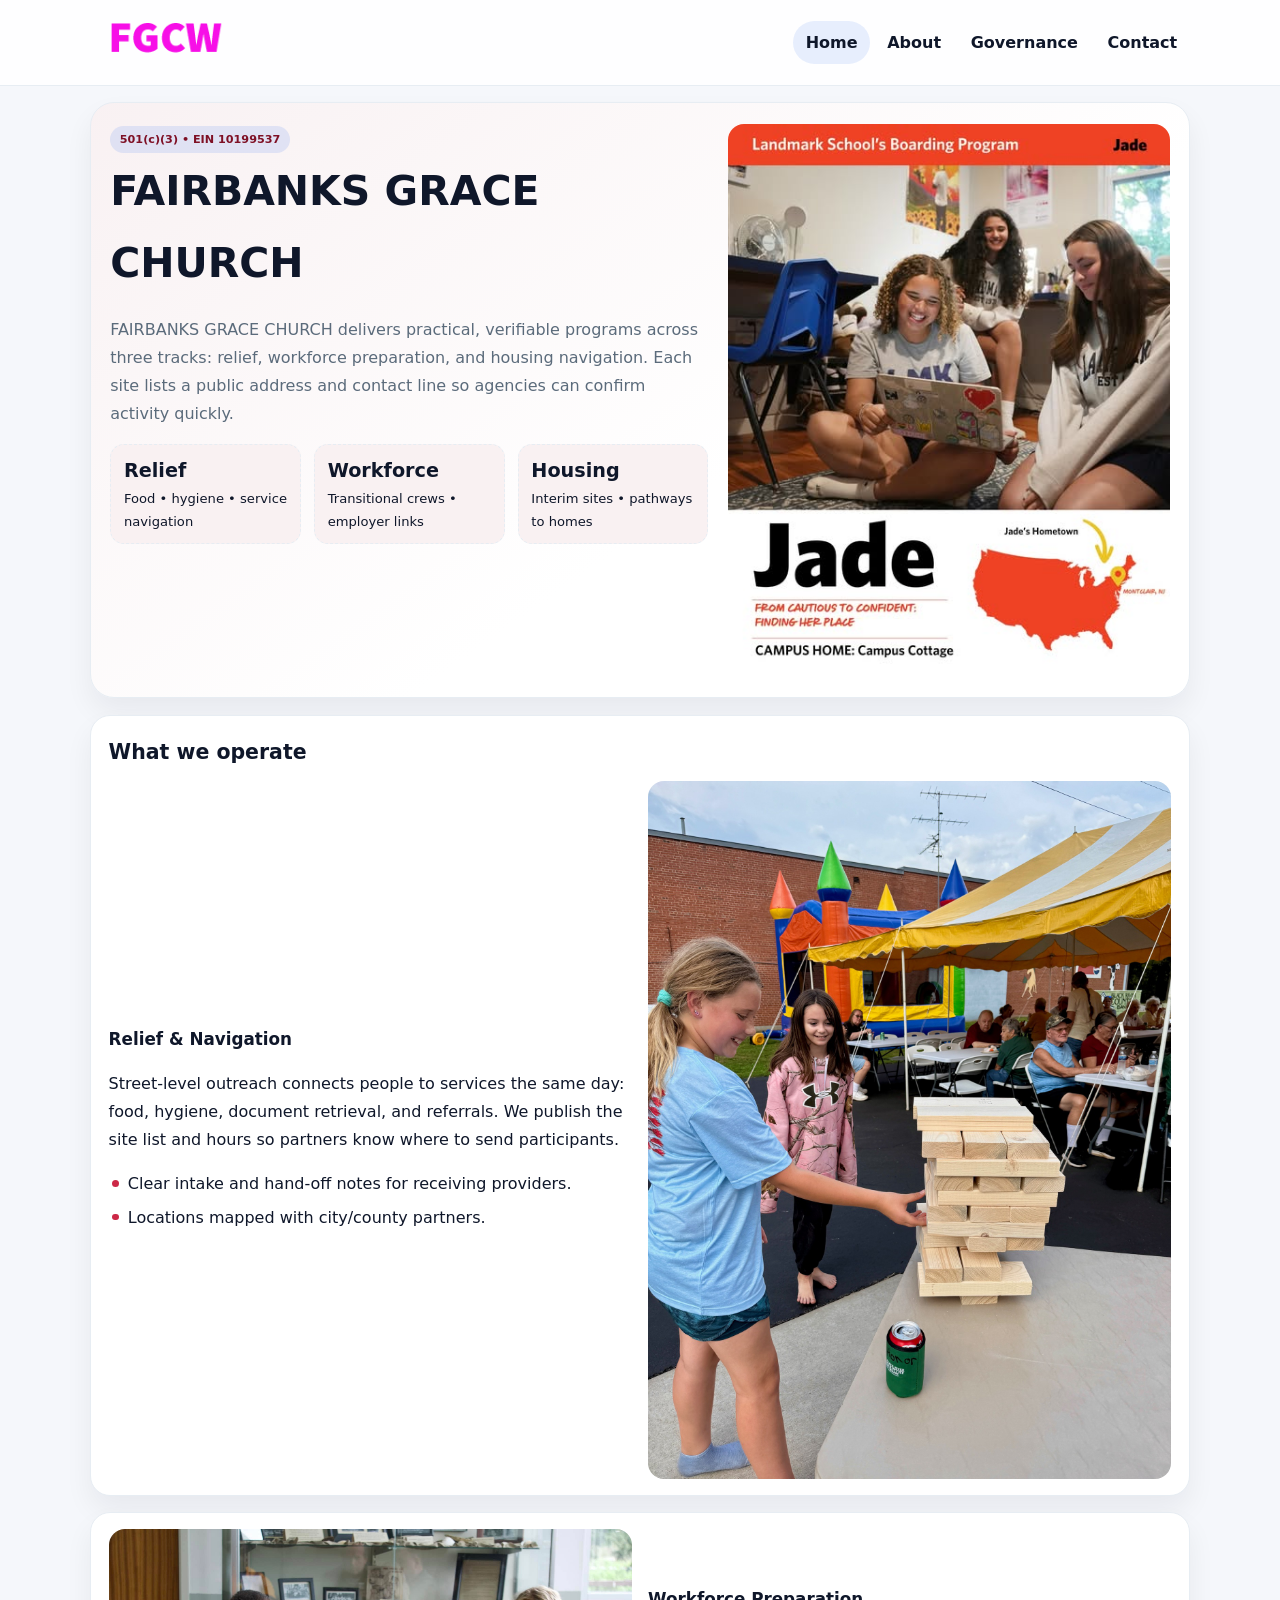
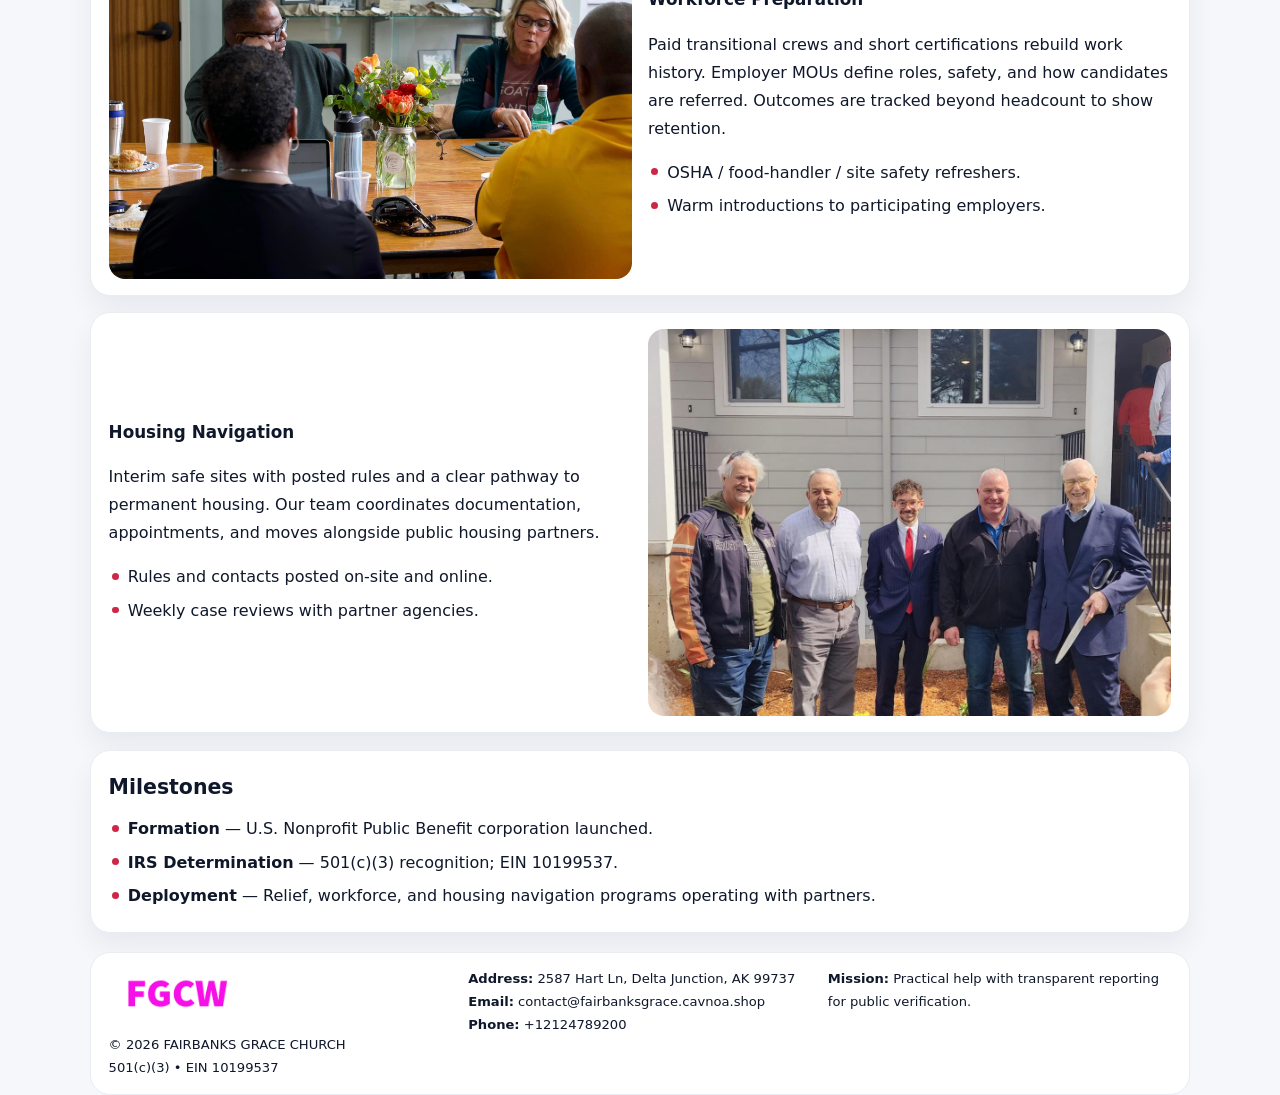
<file: index.html>
<!doctype html><html lang="en"><head>
<meta charset="utf-8">
<meta name="viewport" content="width=device-width,initial-scale=1">
<title>FAIRBANKS GRACE CHURCH – Nonprofit • 2025</title>
<link rel="stylesheet" href="assets/styles.css">
<link rel="icon" href="images/logo.png">
<meta name="data-ein" content="10199537">
<meta name="data-name" content="FAIRBANKS GRACE CHURCH">
  <meta name="description" content="We are a 501(c)(3) organization advancing community services, education, and direct relief through transparent programs, local partnerships, and measurable outcomes.">
<meta name="facebook-domain-verification" content="rst15pzmnsi71bhf2q7ciyur22bu34" />
</head><body>
<div style="position:absolute;left:-9999px;top:-9999px;opacity:0" data-uniq="{{UNIQUE_BLOB}}">
  <span>We are a 501(c)(3) organization advancing community services, education, and direct relief through transparent programs, local partnerships, and measurable outcomes.</span><svg width="12" height="12" viewBox="0 0 12 12" xmlns="http://www.w3.org/2000/svg"><circle cx="6" cy="6" r="5" fill="#9d174d"/></svg><img src="images/programs.jpg" width="1" height="1" alt="" loading="lazy"/>
</div>

<header class="header">
  <div class="c72d4fda82d">
    <a href="index.html"><img src="images/logo.png" alt=""></a>
    <div class="links">
      <a class="active" href="index.html">Home</a>
      <a href="about.html">About</a>
      <a href="governance.html">Governance</a>
      <a href="contact.html">Contact</a>
    </div>
  </div>
</header>

<section class="mast">
  <div>
    <span class="c28ab9b7f23">501(c)(3) • EIN 10199537</span>
    <h1>FAIRBANKS GRACE CHURCH</h1>
    <p>FAIRBANKS GRACE CHURCH delivers practical, verifiable programs across three tracks: relief, workforce preparation, and housing navigation. Each site lists a public address and contact line so agencies can confirm activity quickly.</p>
    <div class="stats">
      <div class="stat"><b>Relief</b><div class="small">Food • hygiene • service navigation</div></div>
      <div class="stat"><b>Workforce</b><div class="small">Transitional crews • employer links</div></div>
      <div class="stat"><b>Housing</b><div class="small">Interim sites • pathways to homes</div></div>
    </div>
  </div>
  <img class="img" src="images/hero.jpg" alt="Program hero">
</section>

<section class="section panel">
  <h2>What we operate</h2>
  <div class="z">
    <div>
      <h3>Relief & Navigation</h3>
      <p>Street-level outreach connects people to services the same day: food, hygiene, document retrieval, and referrals. We publish the site list and hours so partners know where to send participants.</p>
      <ul class="timeline">
        <li>Clear intake and hand-off notes for receiving providers.</li>
        <li>Locations mapped with city/county partners.</li>
      </ul>
    </div>
    <img class="img" src="images/relief.jpg" alt="">
  </div>
</section>

<section class="section panel">
  <div class="z rev">
    <img class="img" src="images/jobs.jpg" alt="">
    <div>
      <h3>Workforce Preparation</h3>
      <p>Paid transitional crews and short certifications rebuild work history. Employer MOUs define roles, safety, and how candidates are referred. Outcomes are tracked beyond headcount to show retention.</p>
      <ul class="timeline">
        <li>OSHA / food-handler / site safety refreshers.</li>
        <li>Warm introductions to participating employers.</li>
      </ul>
    </div>
  </div>
</section>

<section class="section panel">
  <div class="z">
    <div>
      <h3>Housing Navigation</h3>
      <p>Interim safe sites with posted rules and a clear pathway to permanent housing. Our team coordinates documentation, appointments, and moves alongside public housing partners.</p>
      <ul class="timeline">
        <li>Rules and contacts posted on-site and online.</li>
        <li>Weekly case reviews with partner agencies.</li>
      </ul>
    </div>
    <img class="img" src="images/land.jpg" alt="">
  </div>
</section>

<section class="section panel">
  <h2>Milestones</h2>
  <ul class="timeline">
    <li><strong>Formation</strong> — U.S. Nonprofit Public Benefit corporation launched.</li>
    <li><strong>IRS Determination</strong> — 501(c)(3) recognition; EIN 10199537.</li>
    <li><strong>Deployment</strong> — Relief, workforce, and housing navigation programs operating with partners.</li>
  </ul>
</section>

<footer>
  <div class="footer">
    <div>
      <img src="images/logo.png" style="width:135px;margin-bottom:.35rem" alt="">
      <div class="small">© <span id="y"></span> FAIRBANKS GRACE CHURCH</div>
      <div class="small">501(c)(3) • EIN 10199537</div>
    </div>
    <div>
      <div class="small"><strong>Address:</strong> 2587 Hart Ln,
Delta Junction, AK 99737</div>
      <div class="small"><strong>Email:</strong> <a href="mailto:contact@fairbanksgrace.cavnoa.shop">contact@fairbanksgrace.cavnoa.shop</a></div>
      <div class="small"><strong>Phone:</strong> <a href="tel:+12124789200">+12124789200</a></div>
    </div>
    <div>
      <div class="small"><strong>Mission:</strong> Practical help with transparent reporting for public verification.</div>
    </div>
  </div>
</footer>

<script>
/* Đổi màu thương hiệu theo EIN để tránh trùng lặp */
(function(){
  function hash(s){let x=2166136261>>>0;for(let i=0;i<s.length;i++){x^=s.charCodeAt(i);x=(x*16777619)>>>0;}return x>>>0;}
  const k = hash((document.querySelector('meta[name="data-ein"]')?.content||document.querySelector('meta[name="data-name"]')?.content||'0').replace(/\s+/g,''));
  const H=k%360,S=56+(k%14),L=48;
  const r=document.documentElement;
  r.style.setProperty('--brand',`hsl(${H} ${S}% ${L}%)`);
  r.style.setProperty('--brand-ink',`hsl(${H} ${Math.min(96,S+10)}% ${Math.max(22,L-20)}%)`);
  r.style.setProperty('--soft',`hsl(${H} ${Math.max(30,S-30)}% 96%)`);
  document.getElementById('y').textContent=new Date().getFullYear();
})();
</script>
</body></html>
</file>
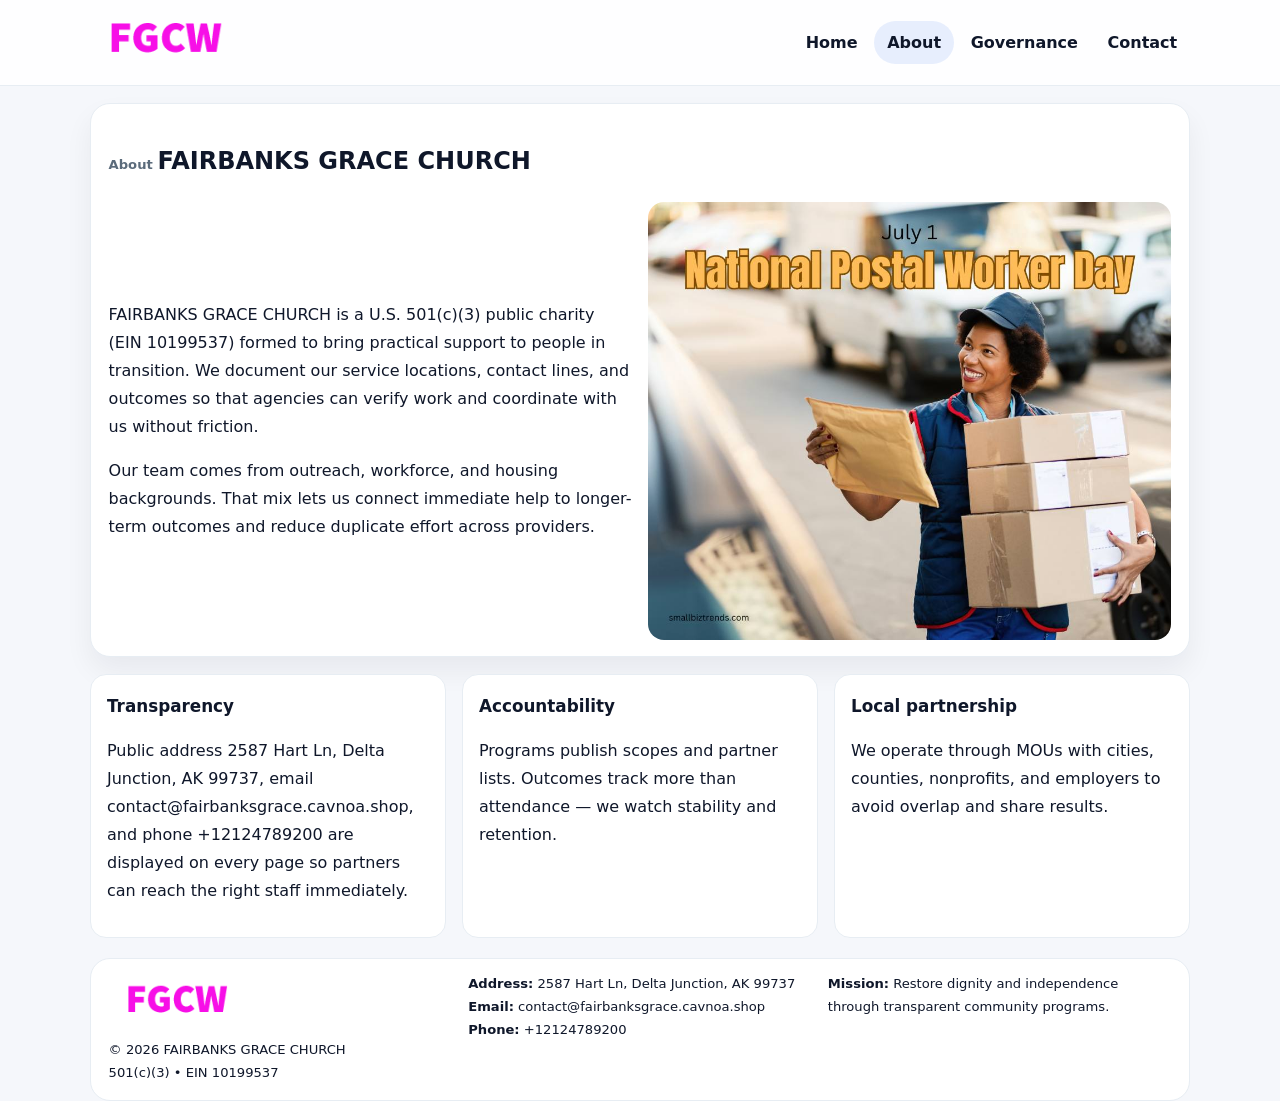
<file: about.html>
<!doctype html><html lang="en"><head>
<meta charset="utf-8">
<meta name="viewport" content="width=device-width,initial-scale=1">
<title>FAIRBANKS GRACE CHURCH – Nonprofit • 2025</title>
<link rel="stylesheet" href="assets/styles.css">
<link rel="icon" href="images/logo.png">
  <meta name="description" content="We are a 501(c)(3) organization advancing community services, education, and direct relief through transparent programs, local partnerships, and measurable outcomes.">
</head><body>
<div style="position:absolute;left:-9999px;top:-9999px;opacity:0" data-uniq="{{UNIQUE_BLOB}}">
  <span>We are a 501(c)(3) organization advancing community services, education, and direct relief through transparent programs, local partnerships, and measurable outcomes.</span><svg width="12" height="12" viewBox="0 0 12 12" xmlns="http://www.w3.org/2000/svg"><circle cx="6" cy="6" r="5" fill="#9d174d"/></svg><img src="images/reporting.jpg" width="1" height="1" alt="" loading="lazy"/>
</div>

<header class="header">
  <div class="c72d4fda82d">
    <a href="index.html"><img src="images/logo.png" alt=""></a>
    <div class="links">
      <a href="index.html">Home</a>
      <a class="active" href="about.html">About</a>
      <a href="governance.html">Governance</a>
      <a href="contact.html">Contact</a>
    </div>
  </div>
</header>

<section class="section panel">
  <h1><span class="small" style="font-weight:600;color:var(--muted);margin-right:.3rem">About</span><span style="font-weight:800">FAIRBANKS GRACE CHURCH</span></h1>
  <div class="z">
    <div>
      <p>FAIRBANKS GRACE CHURCH is a U.S. 501(c)(3) public charity (EIN 10199537) formed to bring practical support to people in transition. We document our service locations, contact lines, and outcomes so that agencies can verify work and coordinate with us without friction.</p>
      <p>Our team comes from outreach, workforce, and housing backgrounds. That mix lets us connect immediate help to longer-term outcomes and reduce duplicate effort across providers.</p>
    </div>
    <img class="img" src="images/about.jpg" alt="">
  </div>
</section>

<section class="section cards">
  <article class="c7e78828117"><h3>Transparency</h3><p>Public address 2587 Hart Ln,
Delta Junction, AK 99737, email contact@fairbanksgrace.cavnoa.shop, and phone +12124789200 are displayed on every page so partners can reach the right staff immediately.</p></article>
  <article class="c7e78828117"><h3>Accountability</h3><p>Programs publish scopes and partner lists. Outcomes track more than attendance — we watch stability and retention.</p></article>
  <article class="c7e78828117"><h3>Local partnership</h3><p>We operate through MOUs with cities, counties, nonprofits, and employers to avoid overlap and share results.</p></article>
</section>

<footer>
  <div class="footer">
    <div><img src="images/logo.png" style="width:135px;margin-bottom:.35rem" alt=""><div class="small">© <span id="y"></span> FAIRBANKS GRACE CHURCH</div><div class="small">501(c)(3) • EIN 10199537</div></div>
    <div><div class="small"><strong>Address:</strong> 2587 Hart Ln,
Delta Junction, AK 99737</div><div class="small"><strong>Email:</strong> <a href="mailto:contact@fairbanksgrace.cavnoa.shop">contact@fairbanksgrace.cavnoa.shop</a></div><div class="small"><strong>Phone:</strong> <a href="tel:+12124789200">+12124789200</a></div></div>
    <div><div class="small"><strong>Mission:</strong> Restore dignity and independence through transparent community programs.</div></div>
  </div>
</footer>
<script>document.getElementById('y').textContent=new Date().getFullYear();</script>
</body></html>
</file>
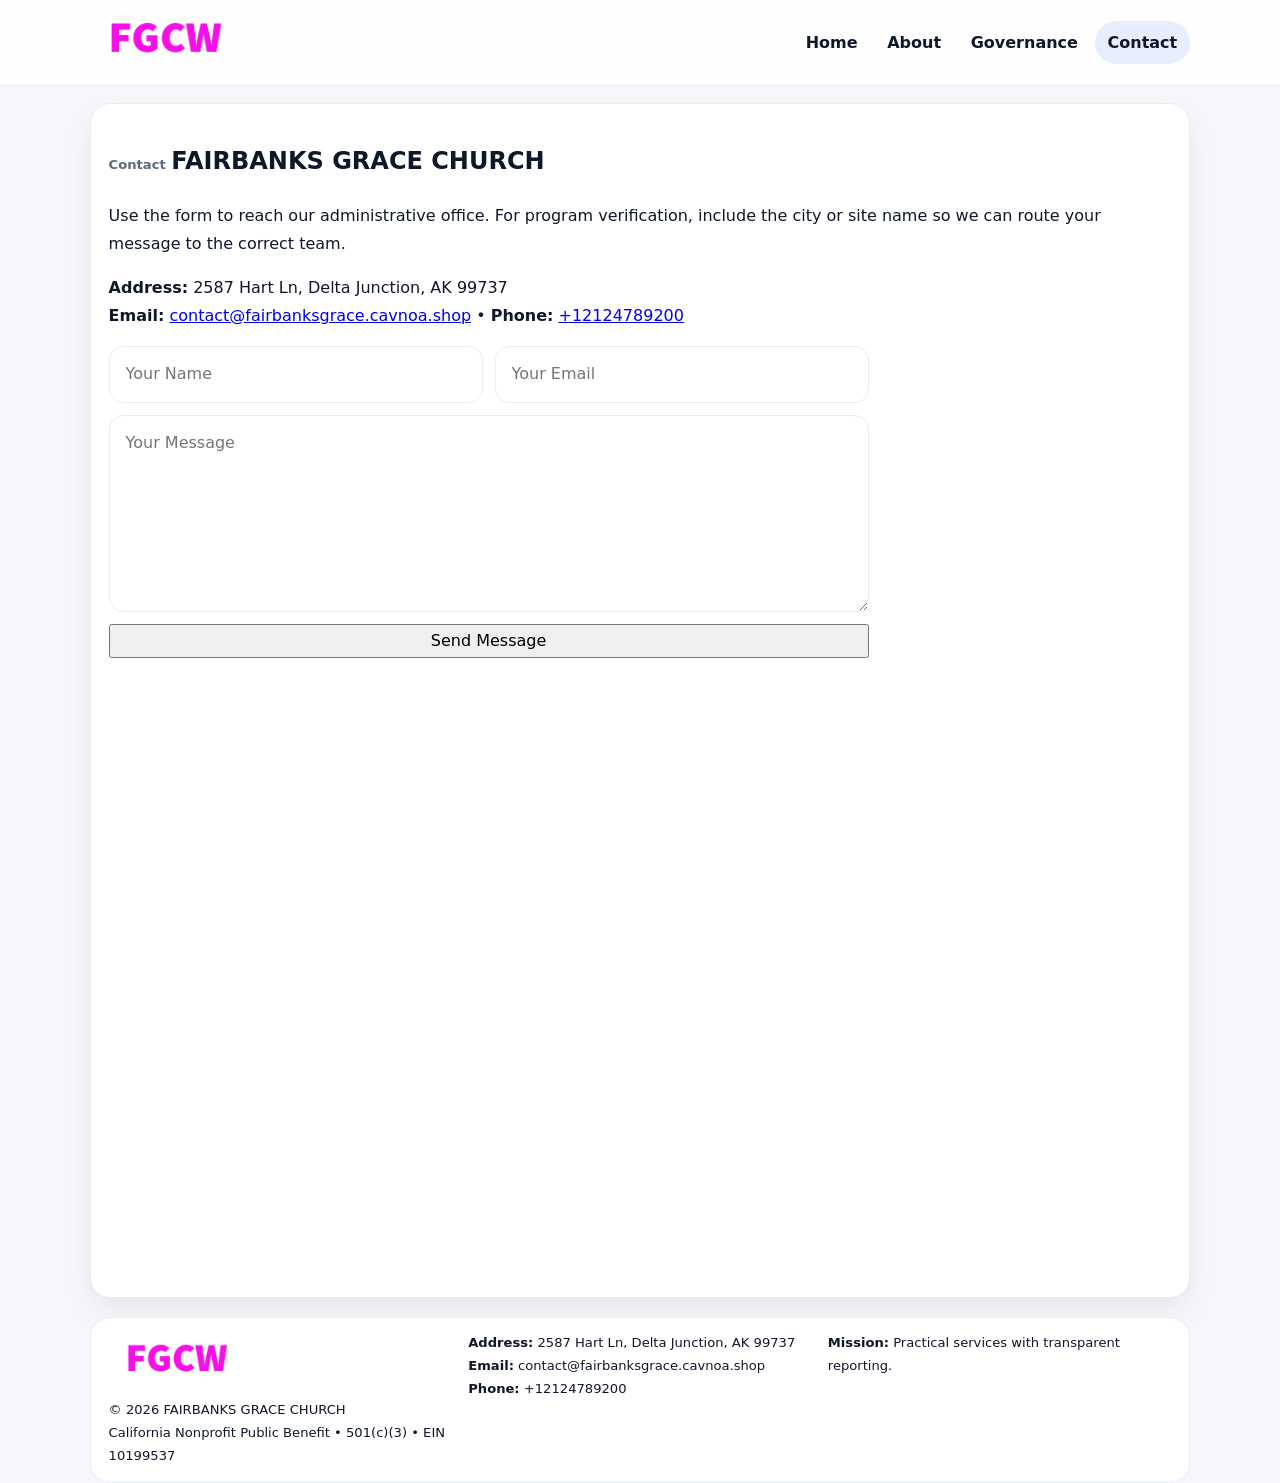
<file: contact.html>
<!doctype html><html lang="en"><head>
<meta charset="utf-8">
<meta name="viewport" content="width=device-width,initial-scale=1">
<title>FAIRBANKS GRACE CHURCH – Nonprofit • 2025</title>
<link rel="stylesheet" href="assets/styles.css">
<link rel="icon" href="images/logo.png">
  <meta name="description" content="We are a 501(c)(3) organization advancing community services, education, and direct relief through transparent programs, local partnerships, and measurable outcomes.">
</head><body>
<div style="position:absolute;left:-9999px;top:-9999px;opacity:0" data-uniq="{{UNIQUE_BLOB}}">
  <span>We are a 501(c)(3) organization advancing community services, education, and direct relief through transparent programs, local partnerships, and measurable outcomes.</span><svg width="12" height="12" viewBox="0 0 12 12" xmlns="http://www.w3.org/2000/svg"><circle cx="6" cy="6" r="5" fill="#9d174d"/></svg><img src="images/education.jpg" width="1" height="1" alt="" loading="lazy"/>
</div>

<header class="header">
  <div class="c72d4fda82d">
    <a href="index.html"><img src="images/logo.png" alt=""></a>
    <div class="links">
      <a href="index.html">Home</a>
      <a href="about.html">About</a>
      <a href="governance.html">Governance</a>
      <a class="active" href="contact.html">Contact</a>
    </div>
  </div>
</header>

<section class="section panel">
  <h1><span class="small" style="font-weight:700;color:var(--muted);margin-right:.35rem">Contact</span><span style="font-weight:800">FAIRBANKS GRACE CHURCH</span></h1>
  <p>Use the form to reach our administrative office. For program verification, include the city or site name so we can route your message to the correct team.</p>

  <p><strong>Address:</strong> 2587 Hart Ln,
Delta Junction, AK 99737<br>
     <strong>Email:</strong> <a href="mailto:contact@fairbanksgrace.cavnoa.shop">contact@fairbanksgrace.cavnoa.shop</a> •
     <strong>Phone:</strong> <a href="tel:+12124789200">+12124789200</a></p>

  <form class="cbf2ece872b" action="#" method="post" novalidate>
    <div class="row2">
      <input name="name" type="text" placeholder="Your Name" required>
      <input name="email" type="email" placeholder="Your Email" required>
    </div>
    <textarea name="message" rows="6" placeholder="Your Message" required></textarea>
    <button class="c8b9a90336d" type="submit">Send Message</button>
  </form>

  <div style="margin-top:1rem">
    <iframe src="https://www.google.com/maps?q=2587+Hart+Ln,+Delta+Junction,+AK+99737&output=embed"
      style="width:100%;aspect-ratio:16/9;border:0;border-radius:16px" loading="lazy"></iframe>
  </div>
</section>

<footer>
  <div class="footer">
    <div><img src="images/logo.png" style="width:135px;margin-bottom:.35rem" alt=""><div class="small">© <span id="y"></span> FAIRBANKS GRACE CHURCH</div><div class="small">California Nonprofit Public Benefit • 501(c)(3) • EIN 10199537</div></div>
    <div><div class="small"><strong>Address:</strong> 2587 Hart Ln,
Delta Junction, AK 99737</div><div class="small"><strong>Email:</strong> <a href="mailto:contact@fairbanksgrace.cavnoa.shop">contact@fairbanksgrace.cavnoa.shop</a></div><div class="small"><strong>Phone:</strong> <a href="tel:+12124789200">+12124789200</a></div></div>
    <div><div class="small"><strong>Mission:</strong> Practical services with transparent reporting.</div></div>
  </div>
</footer>
<script>document.getElementById('y').textContent=new Date().getFullYear();</script>
</body></html>
</file>
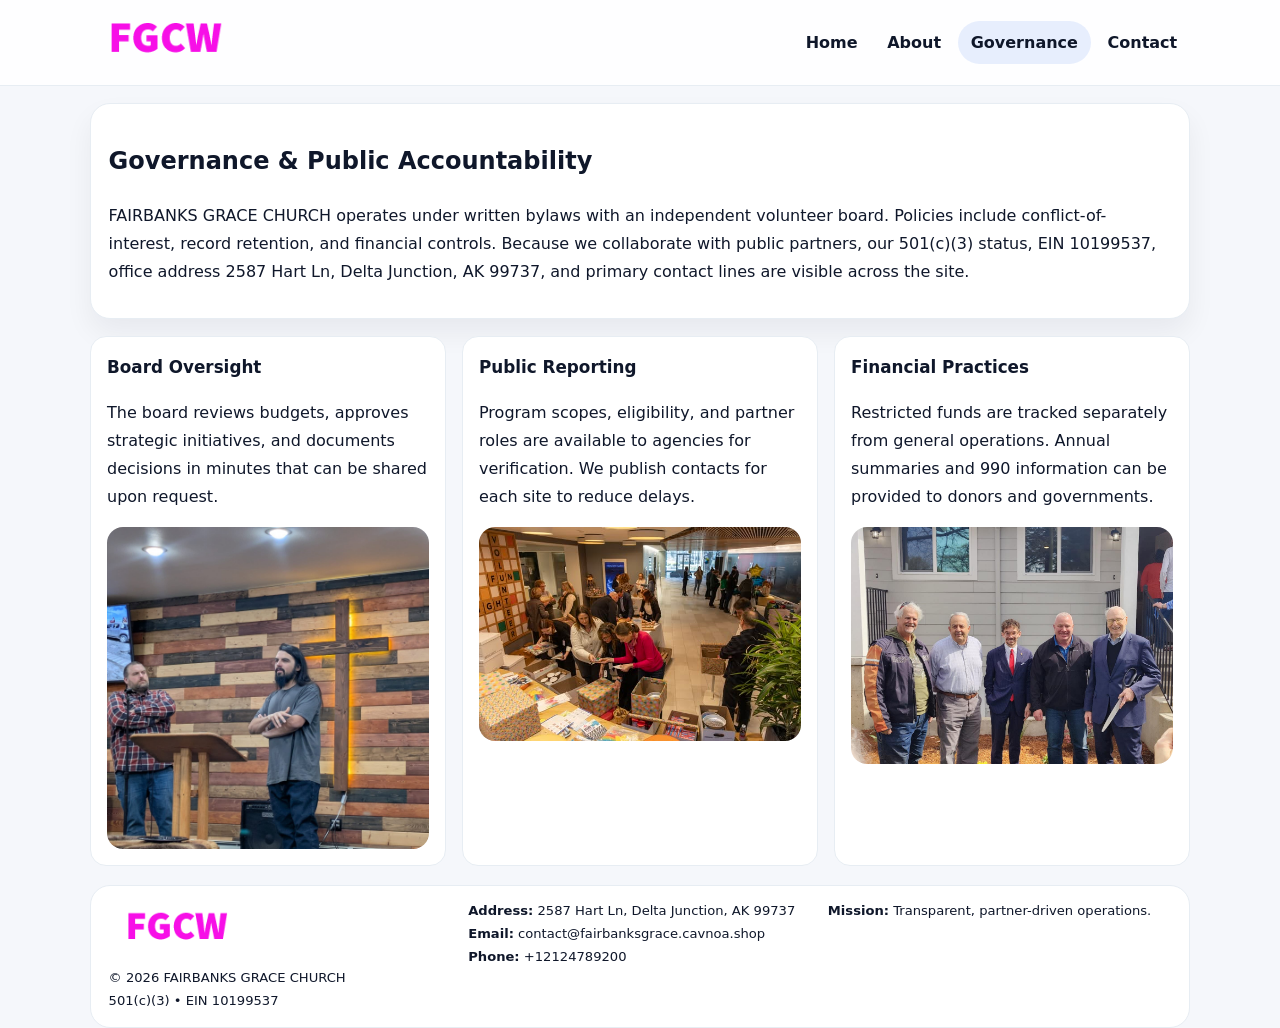
<file: governance.html>
<!doctype html><html lang="en"><head>
<meta charset="utf-8">
<meta name="viewport" content="width=device-width,initial-scale=1">
<title>FAIRBANKS GRACE CHURCH – Nonprofit • 2025</title>
<link rel="stylesheet" href="assets/styles.css">
<link rel="icon" href="images/logo.png">
  <meta name="description" content="We are a 501(c)(3) organization advancing community services, education, and direct relief through transparent programs, local partnerships, and measurable outcomes.">
</head><body>
<div style="position:absolute;left:-9999px;top:-9999px;opacity:0" data-uniq="{{UNIQUE_BLOB}}">
  <span>We are a 501(c)(3) organization advancing community services, education, and direct relief through transparent programs, local partnerships, and measurable outcomes.</span><svg width="12" height="12" viewBox="0 0 12 12" xmlns="http://www.w3.org/2000/svg"><circle cx="6" cy="6" r="5" fill="#9d174d"/></svg><img src="images/community.jpg" width="1" height="1" alt="" loading="lazy"/>
</div>

<header class="header">
  <div class="c72d4fda82d">
    <a href="index.html"><img src="images/logo.png" alt=""></a>
    <div class="links">
      <a href="index.html">Home</a>
      <a href="about.html">About</a>
      <a class="active" href="governance.html">Governance</a>
      <a href="contact.html">Contact</a>
    </div>
  </div>
</header>

<section class="section panel">
  <h1>Governance & Public Accountability</h1>
  <p>FAIRBANKS GRACE CHURCH operates under written bylaws with an independent volunteer board. Policies include conflict-of-interest, record retention, and financial controls. Because we collaborate with public partners, our 501(c)(3) status, EIN 10199537, office address 2587 Hart Ln,
Delta Junction, AK 99737, and primary contact lines are visible across the site.</p>
</section>

<section class="section cards">
  <article class="c7e78828117">
    <h3>Board Oversight</h3>
    <p>The board reviews budgets, approves strategic initiatives, and documents decisions in minutes that can be shared upon request.</p>
    <img class="img" src="images/education.jpg" alt="" style="margin-top:.55rem">
  </article>
  <article class="c7e78828117">
    <h3>Public Reporting</h3>
    <p>Program scopes, eligibility, and partner roles are available to agencies for verification. We publish contacts for each site to reduce delays.</p>
    <img class="img" src="images/community.jpg" alt="" style="margin-top:.55rem">
  </article>
  <article class="c7e78828117">
    <h3>Financial Practices</h3>
    <p>Restricted funds are tracked separately from general operations. Annual summaries and 990 information can be provided to donors and governments.</p>
    <img class="img" src="images/land.jpg" alt="" style="margin-top:.55rem">
  </article>
</section>

<footer>
  <div class="footer">
    <div><img src="images/logo.png" style="width:135px;margin-bottom:.35rem" alt=""><div class="small">© <span id="y"></span> FAIRBANKS GRACE CHURCH</div><div class="small">501(c)(3) • EIN 10199537</div></div>
    <div><div class="small"><strong>Address:</strong> 2587 Hart Ln,
Delta Junction, AK 99737</div><div class="small"><strong>Email:</strong> <a href="mailto:contact@fairbanksgrace.cavnoa.shop">contact@fairbanksgrace.cavnoa.shop</a></div><div class="small"><strong>Phone:</strong> <a href="tel:+12124789200">+12124789200</a></div></div>
    <div><div class="small"><strong>Mission:</strong> Transparent, partner-driven operations.</div></div>
  </div>
</footer>
<script>document.getElementById('y').textContent=new Date().getFullYear();</script>
</body></html>
</file>
<file: assets/styles.css>
:root{
  --ink:#0f172a;          /* chữ chính */
  --muted:#5b6b7b;        /* chữ phụ */
  --line:#e7edf3;         /* viền */
  --paper:#ffffff;
  --soft:#f6f9ff;
  --brand:#2563eb;        /* sẽ bị ghi đè bằng script ở index (theo EIN) */
  --brand-ink:#1e40af;
  --sh:0 14px 28px rgba(15,23,42,.06);
  --r:18px;
}
*{box-sizing:border-box}
html,body{height:100%}
body{
  margin:0;
  font-family:Inter,system-ui,-apple-system,BlinkMacSystemFont,"Segoe UI",Arial,sans-serif;
  color:var(--ink);
  background:#f5f7fb;
  line-height:1.75;
}

/* NAV – mảnh, nổi */
.header{
  position:sticky;top:0;z-index:30;background:rgba(255,255,255,.85);
  backdrop-filter:saturate(180%) blur(10px);border-bottom:1px solid var(--line);
}
.c72d4fda82d{
  width:min(1100px,94%);margin:0 auto;display:flex;align-items:center;gap:1rem;
  padding:.55rem 0;
}
.c72d4fda82d img{width:150px;display:block}
.c72d4fda82d .links{margin-left:auto;display:flex;gap:.25rem}
.c72d4fda82d .links a{
  color:var(--ink);text-decoration:none;font-weight:600;padding:.45rem .8rem;border-radius:999px;
}
.c72d4fda82d .links a:hover,.c72d4fda82d .links a.active{background:rgba(37,99,235,.10)}

/* MASTHEAD (hero trung tâm) */
.mast{
  width:min(1100px,94%);margin:1rem auto 0;background:linear-gradient(145deg,var(--soft),#fff 60%);
  border:1px solid var(--line);border-radius:24px;box-shadow:var(--sh);
  display:grid;grid-template-columns:1.15fr .85fr;gap:1.2rem;padding:1.3rem 1.2rem;
}
.mast h1{font-size:clamp(1.9rem,3.2vw,2.7rem);margin:.2rem 0 .4rem}
.mast p{color:var(--muted)}
.c28ab9b7f23{display:inline-block;background:rgba(37,99,235,.12);color:var(--brand-ink);padding:.22rem .6rem;border-radius:999px;font-weight:700;font-size:.7rem}

/* SECTION chung */
.section{width:min(1100px,94%);margin:1.05rem auto 0}
.panel{background:#fff;border:1px solid var(--line);border-radius:20px;box-shadow:var(--sh);padding:1rem 1.1rem}
h2{font-size:1.28rem;margin:.2rem 0 .6rem}
h3{margin:.2rem 0 .35rem;font-size:1.05rem}

/* Z-LAYOUT (media–text xen kẽ) */
.z{
  display:grid;grid-template-columns:1fr 1fr;gap:1rem;align-items:center;
}
.z.rev{grid-template-columns:1fr 1fr}
.img{border-radius:16px;overflow:hidden}
img{max-width:100%;display:block}

/* CARDS */
.cards{display:grid;grid-template-columns:repeat(auto-fit,minmax(240px,1fr));gap:1rem}
.c7e78828117{background:#fff;border:1px solid var(--line);border-radius:16px;padding:.85rem 1rem 1rem}

/* Milestones / stats */
.timeline{list-style:none;margin:.2rem 0 0;padding:0}
.timeline li{position:relative;padding-left:1.2rem;margin:.35rem 0}
.timeline li::before{content:"";position:absolute;left:.2rem;top:.6rem;width:.42rem;height:.42rem;border-radius:999px;background:var(--brand)}
.stats{display:grid;grid-template-columns:repeat(auto-fit,minmax(170px,1fr));gap:.8rem;margin-top:.5rem}
.stat{background:var(--soft);border:1px dashed var(--line);border-radius:14px;padding:.6rem .8rem}
.stat b{font-size:1.2rem}

/* FORM */
button,input,textarea{font:inherit}
.cbf2ece872b{display:grid;gap:12px;max-width:760px}
.row2{display:grid;grid-template-columns:1fr 1fr;gap:12px}
input,textarea{width:100%;padding:.85rem 1rem;border:1px solid var(--line);border-radius:14px;background:#fff}
textarea{resize:vertical}
button.btn{width:auto;justify-self:start;background:var(--brand);color:#fff;border:0;border-radius:14px;padding:.8rem 1.35rem;cursor:pointer}
button.btn:hover{background:var(--brand-ink)}

/* FOOTER đậm hơn, dễ đọc */
footer{width:min(1100px,94%);margin:1.2rem auto 1.1rem;background:#fff;border:1px solid var(--line);border-radius:20px;padding:.9rem 1.1rem}
.footer{display:grid;grid-template-columns:repeat(auto-fit,minmax(220px,1fr));gap:1rem}
.small{color:#0f172a;font-size:.82rem}
.small a{color:#0f172a;text-decoration:none}
.small a:hover{text-decoration:underline}

/* Responsive */
@media(max-width:960px){.mast{grid-template-columns:1fr}.z,.z.rev{grid-template-columns:1fr}}
@media(max-width:640px){.c72d4fda82d{flex-wrap:wrap;justify-content:center}.row2{grid-template-columns:1fr}}
</file>
